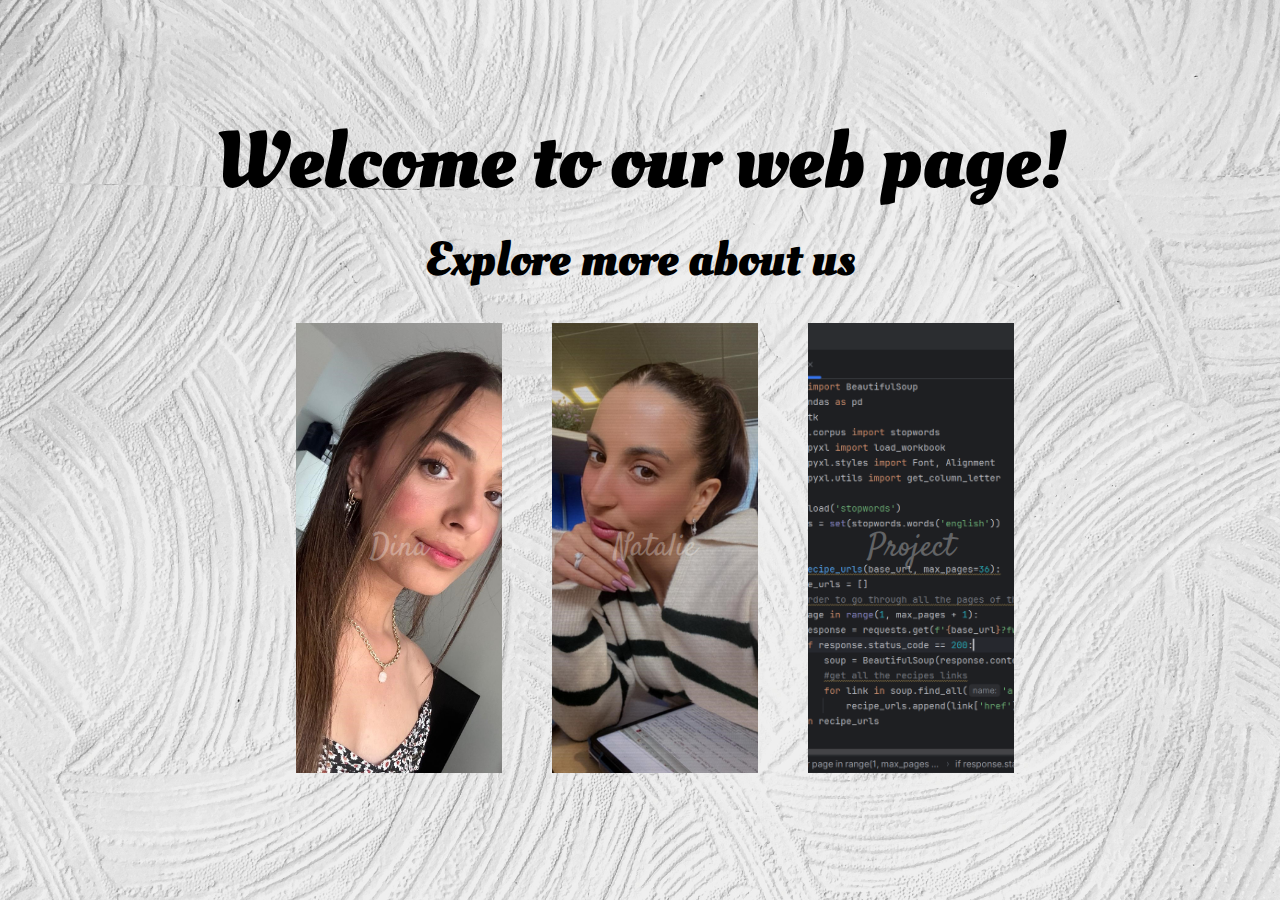
<file: index.html>
<!DOCTYPE html>
<html lang="en">
<head>
  <meta charset="UTF-8">
  <meta name="viewport" content="width=device-width, initial-scale=1.0">
  <title>Our page</title>
  <link rel="stylesheet" href="styles.css">
  <link href="https://fonts.googleapis.com/css2?family=Satisfy&display=swap" rel="stylesheet">
  <link href="https://fonts.googleapis.com/css2?family=DM+Serif+Display:ital@0;1&display=swap" rel="stylesheet">
  <link href="https://fonts.googleapis.com/css2?family=Sacramento&display=swap" rel="stylesheet">
  <link href="https://fonts.googleapis.com/css2?family=Oleo+Script:wght@400;700&family=Sacramento&display=swap" rel="stylesheet">
</head>
</head>
<body>
  <div class="background-div">
    <h1 class="title">Welcome to our web page!</h1>
    <h2 class="subtitle">Explore more about us</h2>
    <div class="dinaAndNatalie">
      <div class="rectangle dina">
        <a class="movingPage" href="dina.html">
          <p class="names">Dina</p>
        </a>
      </div>
      <div class="rectangle natalie">
        <a class="movingPage" href="natalie.html">
          <p class="names">Natalie</p>
        </a>
      </div>
      <div class="rectangle project">
        <a class="movingPage" href="proj.html">
          <p class="names">Project</p>
        </a>
      </div>
    </div>
  </div>
</body>
</html>
</file>
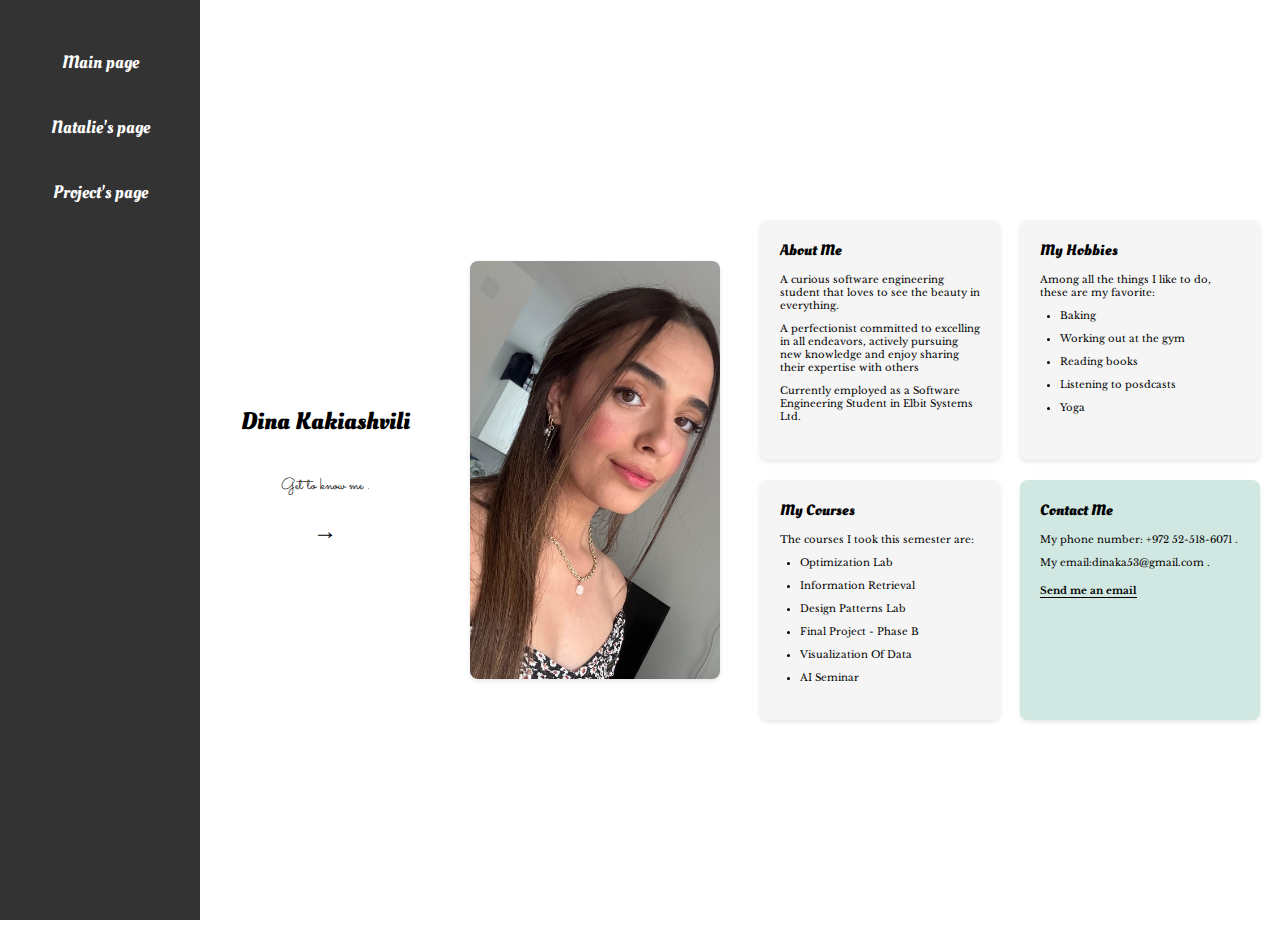
<file: dina.html>
<!DOCTYPE html>
<html lang="en">
<head>
    <meta charset="UTF-8">
    <meta name="viewport" content="width=device-width, initial-scale=1">
    <title>Resume Layout</title>
    <link href="https://fonts.googleapis.com/css2?family=Oleo+Script:wght@400;700&family=Sacramento&display=swap" rel="stylesheet">
    <link rel="stylesheet" href="styles.css">
    <link href="https://fonts.googleapis.com/css2?family=Libre+Baskerville:ital,wght@0,400;0,700;1,400&display=swap" rel="stylesheet">
</head>
    <link href="https://fonts.googleapis.com/css2?family=Lato:ital,wght@0,100;0,300;0,400;0,700;0,900;1,100;1,300;1,400;1,700;1,900&display=swap" rel="stylesheet">
</head>
<body>
  <div class="sidebar">
    <nav>
        <ul>
            <li><a href="./index.html">Main page</a></li>
            <li><a href="./natalie.html">Natalie's page</a></li>
            <li><a href="./proj.html">Project's page</a></li>
        </ul>
    </nav>
  </div>
    <div class="container">
        <div class="left-column"> 
            <h1>Dina Kakiashvili</h1>
            <p>Get to know me .</p>
            <div class="arrow">&rarr;</div>
        </div>
        <div class="pic-column">
          <img src="images/dina.jpg" alt="Your Image" class="profile-image">
        </div>
        <div class="right-column">
            <div class="card">
                <h2>About Me</h2>
                <p>A curious software engineering student that loves to see the beauty in everything.</p>
                <p>A perfectionist committed to excelling in all endeavors, actively pursuing new knowledge and enjoy sharing their expertise with others</p>
                <p>Currently employed as a Software Engineering Student in Elbit Systems Ltd.</p>
                
            </div>
            <div class="card">
                <h2>My Hobbies</h2>
                <p>Among all the things I like to do, these are my favorite:</p>
                <ul>
                    <li><p>Baking</p>
                    <li><p>Working out at the gym</p>
                    <li><p>Reading books</p>
                    <li><p>Listening to posdcasts</p>
                    <li><p>Yoga</p>
                </ul>
               
            </div>
            <div class="card">
                <h2>My Courses</h2>
                <p>The courses I took this semester are:</p>
                <ul>
                    <li><a href="https://drive.google.com/uc?export=download&id=1zDy_nBHOGqbMOPr_YOSYGRPDeMuWYvnQ">Optimization Lab</a> </li>
                    <li><a href="https://drive.google.com/uc?export=download&id=1k_PZr-k2WaZkAxbElHvpl4GFjaLVqUOe">Information Retrieval</a> </li>
                    <li><a href="https://drive.google.com/uc?export=download&id=1qETSHayBvaJzZX-P9-UcIQZJsBhqSfZV">Design Patterns Lab</a> </li>
                    <li><a href="https://drive.google.com/uc?export=download&id=1ruOaLKFv0z067UuYLv0BjygtyjEeUvJI">Final Project - Phase B</a> </li>
                    <li><a href="https://drive.google.com/uc?export=download&id=1qDZ2FSNhYYEHsIO37iae5OyehW18CqYW">Visualization Of Data</a> </li>
                    <li><a href="https://drive.google.com/uc?export=download&id=1e4feW2JLD6ou_q59F6eZFltqldczfcgT">AI Seminar</a> </li>    
                </ul>
                
            </div>
            <div class="card contact-card">
                <h2>Contact Me</h2>
                <p>My phone number: +972 52-518-6071 .</p>
                <p>My email:dinaka53@gmail.com .</p>
                <a href="https://mail.google.com/mail/?view=cm&fs=1&to=dinaka53@gmail.com&su=Hello&body=I%20would%20like%20to%20connect%20with%20you." target="_blank" class="view-more">Send me an email</a>
            </div>
        </div>
    </div>
</body>
</html>
</file>
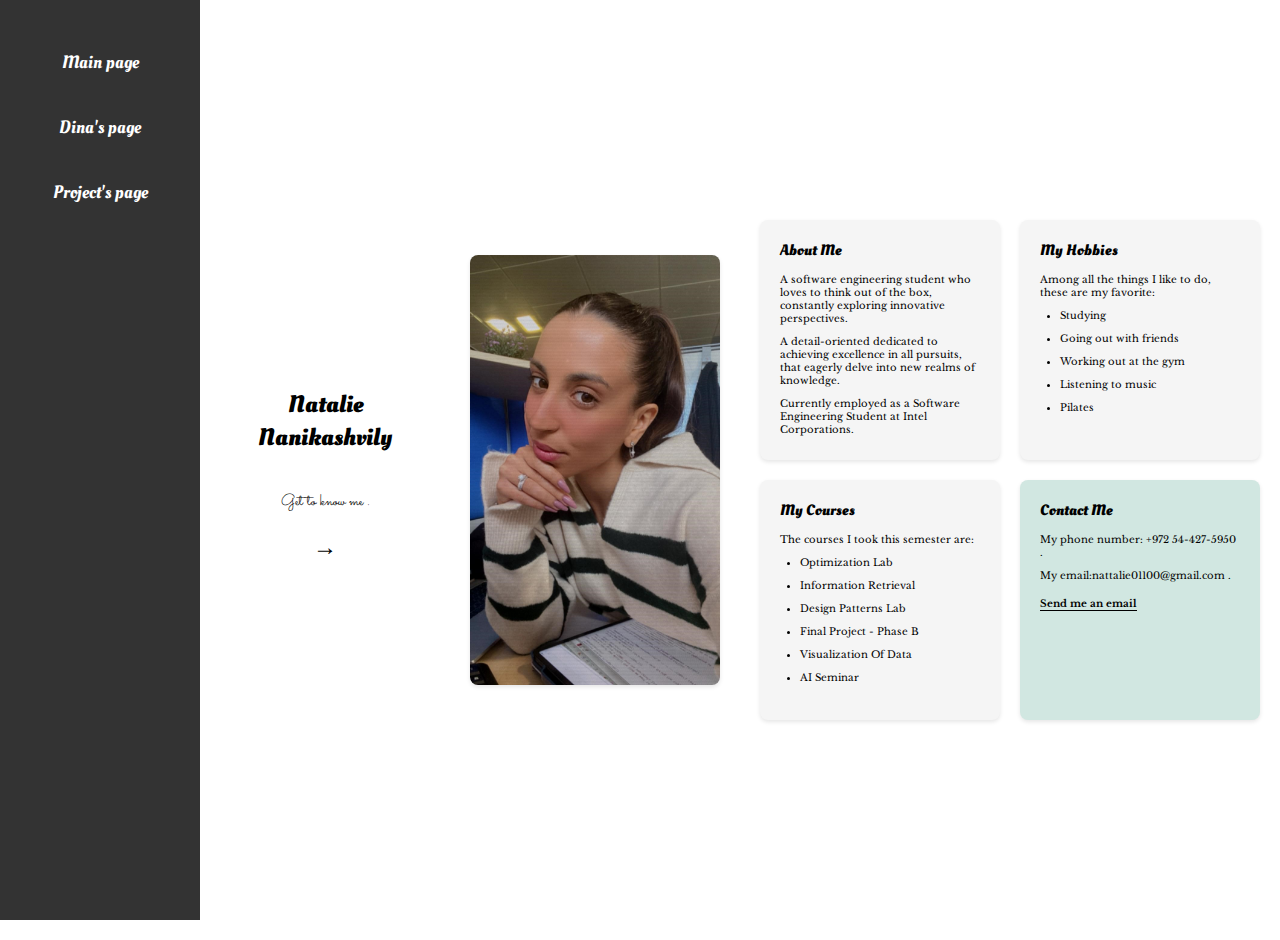
<file: natalie.html>
<!DOCTYPE html>
<html lang="en">
<head>
    <meta charset="UTF-8">
    <meta name="viewport" content="width=device-width, initial-scale=1.0">
    <title>Resume Layout</title>
    <link href="https://fonts.googleapis.com/css2?family=Oleo+Script:wght@400;700&family=Sacramento&display=swap" rel="stylesheet">
    <link rel="stylesheet" href="styles.css">
    <link href="https://fonts.googleapis.com/css2?family=Libre+Baskerville:ital,wght@0,400;0,700;1,400&display=swap" rel="stylesheet">
</head>
<body>
  <div class="sidebar">
    <nav>
        <ul>
            <li><a href="./index.html">Main page</a></li>
            <li><a href="./dina.html">Dina's page</a></li>
            <li><a href="./proj.html">Project's page</a></li>
        </ul>
    </nav>
  </div>
    <div class="container">
        <div class="left-column"> 
            <h1>Natalie Nanikashvily</h1>
            <p>Get to know me .</p>
            <div class="arrow">&rarr;</div>
        </div>
        <div class="pic-column">
          <img src="images/natalie.jpg" alt="Your Image" class="profile-image">
        </div>
        <div class="right-column">
            <div class="card">
                <h2>About Me</h2>
                <p>A software engineering student who loves to think out of the box, constantly exploring innovative perspectives.</p>
                <p> A detail-oriented dedicated to achieving excellence in all pursuits, that eagerly delve into new realms of knowledge.</p>
                <p>Currently employed as a Software Engineering Student at Intel Corporations.</p>
                
            </div>
            <div class="card">
                <h2>My Hobbies</h2>
                <p>Among all the things I like to do, these are my favorite:</p>
                <ul>
                    <li><p>Studying</p>
                    <li><p>Going out with friends</p>
                    <li><p>Working out at the gym</p>
                    <li><p>Listening to music</p>
                    <li><p>Pilates</p>
                </ul>
               
            </div>
            <div class="card">
                <h2>My Courses</h2>
                <p>The courses I took this semester are:</p>
                <ul>
                    <li><a href="https://drive.google.com/uc?export=download&id=1zDy_nBHOGqbMOPr_YOSYGRPDeMuWYvnQ">Optimization Lab</a> </li>
                    <li><a href="https://drive.google.com/uc?export=download&id=1k_PZr-k2WaZkAxbElHvpl4GFjaLVqUOe">Information Retrieval</a> </li>
                    <li><a href="https://drive.google.com/uc?export=download&id=1qETSHayBvaJzZX-P9-UcIQZJsBhqSfZV">Design Patterns Lab</a> </li>
                    <li><a href="https://drive.google.com/uc?export=download&id=1ruOaLKFv0z067UuYLv0BjygtyjEeUvJI">Final Project - Phase B</a> </li>
                    <li><a href="https://drive.google.com/uc?export=download&id=1qDZ2FSNhYYEHsIO37iae5OyehW18CqYW">Visualization Of Data</a> </li>
                    <li><a href="https://drive.google.com/uc?export=download&id=1e4feW2JLD6ou_q59F6eZFltqldczfcgT">AI Seminar</a> </li>    
                </ul>
                
            </div>
            <div class="card contact-card">
                <h2>Contact Me</h2>
                <p>My phone number: +972 54-427-5950 .</p>
                <p>My email:nattalie01100@gmail.com .</p>
                <a href="https://mail.google.com/mail/?view=cm&fs=1&to=nattalie01100@gmail.com&su=Hello&body=I%20would%20like%20to%20connect%20with%20you." target="_blank" class="view-more">Send me an email</a>
                
            </div>
        </div>
    </div>
</body>
</html>
</file>
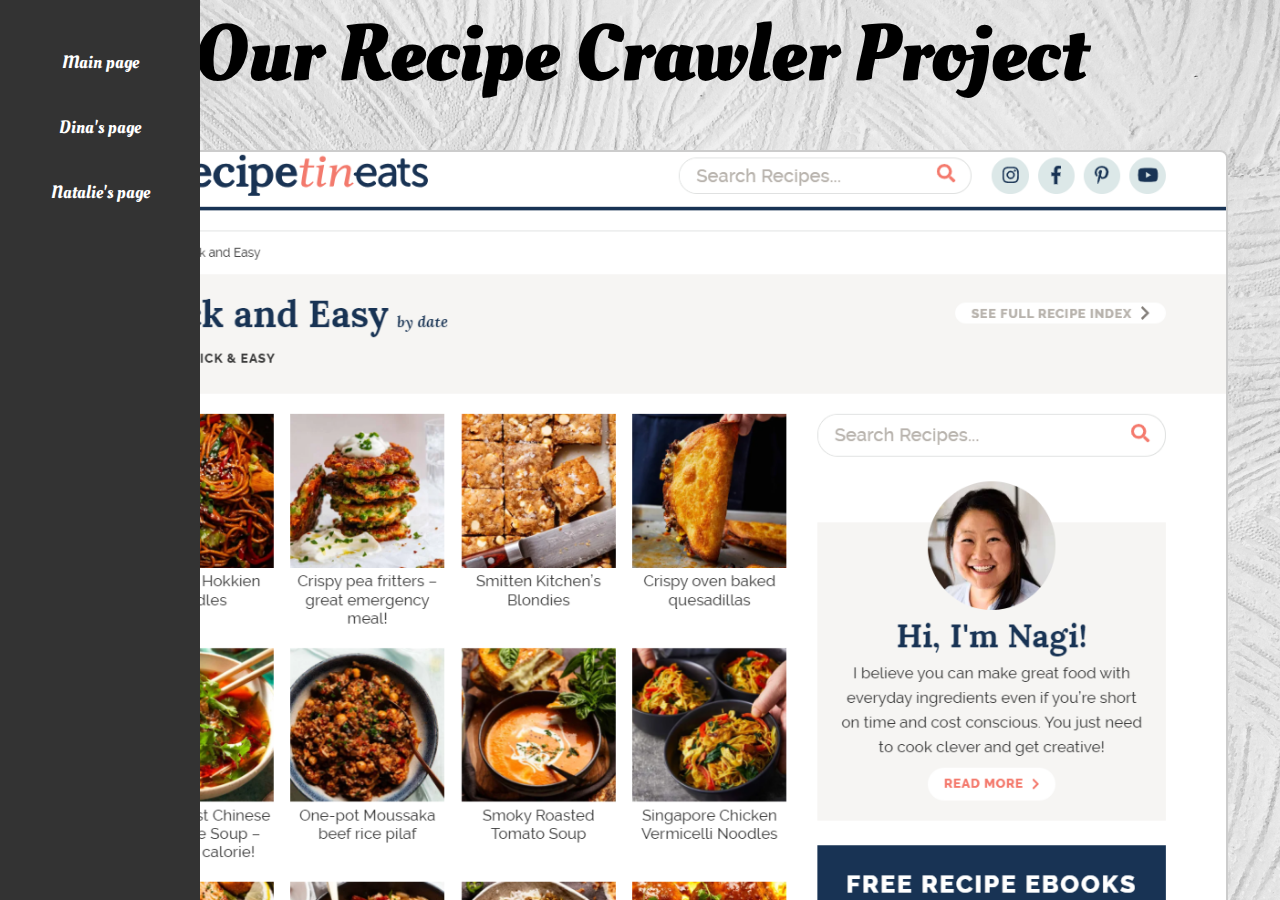
<file: proj.html>
<!DOCTYPE html>
<html lang="en">
<head>
    <meta charset="UTF-8">
    <meta name="viewport" content="width=device-width, initial-scale=1.0">
    <title>Information Retrieval Project</title>
    <link href="https://fonts.googleapis.com/css2?family=Oleo+Script:wght@400;700&family=Sacramento&display=swap" rel="stylesheet">
    <link rel="stylesheet" href="styles.css">
    <link href="https://fonts.googleapis.com/css2?family=Libre+Baskerville:ital,wght@0,400;0,700;1,400&display=swap" rel="stylesheet">
</head>
<body>
    <div class="background-div2">
        <div class="sidebar">
            <nav>
                <ul>
                    <li><a href="./index.html">Main page</a></li>
                    <li><a href="./dina.html">Dina's page</a></li>
                    <li><a href="./natalie.html">Natalie's page</a></li>
                </ul>
            </nav>
          </div>
        <h1 class="title">Our Recipe Crawler Project</h1>
  
        <div class="gallery">
            <img src="images/website.PNG" alt="recipe website">
            <img src="images/HW1.PNG" alt="HW1 questions">
            <img src="images/crawlerPartA.PNG" alt="crawler explaination">
            <img src="images/crawlerPartB.PNG" alt="crawler explaination">
            <img src="images/a.PNG" alt="Image 1">
            <img src="images/b.PNG" alt="Image 2">
            <img src="images/invertedIndex.PNG" alt="inverted Index">
            <img src="images/tfIDF.PNG" alt="tf-idf">
            <img src="images/c.PNG" alt="Image 3">
            <img src="images/d.PNG" alt="Image 4">
            <img src="images/e.PNG" alt="Image 5">
            <img src="images/recallAndPrecision.PNG" alt="recall AndP recision">
        </div>
    </div>
</body>
</html>
</file>
<file: styles.css>
.background-div {
  height: 100vh;                 /* Full viewport height */
  width: 100vw;                  /* Full viewport width */
  background-image: url('images/bg.jpg'); /* Path to the background image */
  background-size: cover;        /* Make the background image cover the entire div */
  background-position: center;   /* Center the background image */
  background-repeat: no-repeat;  /* Prevent background image from repeating */
  color: black;                  
  display: flex;                 
  justify-content: center;       
  align-items: center; 
  font-family: 'DM Serif Display', serif;
  flex-direction: column;
  margin: 0;
  padding: 0;   
}


.background-div2 {
  width: 100vw;
  background-image: url('images/bg.jpg');
  background-size: cover;
  background-position: center;
  background-repeat: no-repeat;
  background-attachment: fixed; /* Keeps the background fixed while scrolling */
  color: black;
  font-family: 'DM Serif Display', serif;
  padding: 0;
  overflow-y: auto; /* Enable vertical scrolling */
  text-align: center;
}

.dinaAndNatalie {
  display: flex;
  justify-content: space-between;
  align-items: center;
  width: 60vw;  /* Width set to 80% of the viewport width */
  margin: 20px 0; /* Margin for spacing */
}

.rectangle{
  width: 100vw;   
  height: 50vh;  
  background-color: lightblue;
  margin: 0 40px; 
  display: flex;  /* Use Flexbox */
  justify-content: center; /* Center content horizontally */
  align-items: center;  /* Center content vertically */
  font-family: 'Satisfy', cursive;
  font-size: 2em;
  color: white;
  opacity:1;
  transition: transform 0.5s, opacity 0.5s;
  margin-right:10px;
}

.rectangle:hover {
  transform: scale(1.1);
  opacity:0.8;
  cursor: pointer;
}

.names{
  opacity:0.3;
  size: 100%;
}



.subtitle {
  margin-bottom: 10px;
  margin-top: 0;
  font-family: 'Oleo Script', cursive;
  font-size:3em;
}

.title{
  margin-bottom: 10px;
  margin-top: 0;
  font-family: 'Oleo Script', cursive;
  font-size:5em;
}

.rectangle.dina{
  background-image: url('images/dina.jpg');
  background-size: cover;  
  background-position: center;
}


.rectangle.natalie{
  background-image: url('images/natalie.jpg');
  background-size: cover;  
  background-position: center;
}

.rectangle.project{
  background-image: url('images/project.PNG');
  background-size: cover;  
  background-position: center;
}
.movingPage{
  color: white;
  text-decoration: none;
  width:100%;
  height:100%;
  display: flex;
  justify-content: center;
  align-items: center;
  transition:color 0.5s, font-size 0.5s, opacity 0.5s ease;
}

.movingPage:hover{
  color:rgb(0, 255, 217);
  font-size: 2em;  
}

.movingPage:hover .names {
  opacity: 1;
}


body {
  font-family: 'Sacramento', cursive;
  margin: 0;
  padding: 0;
  box-sizing: border-box;
  display: flex;
  height: 100vh;
}

.sidebar {
  width: 50px; /* Initial width to show a small part or handle */
  background-color: #333;
  color: white;
  height: 100vh;
  position: fixed;
  top: 0;
  left: 0; /* Align the sidebar to the left */
  display: flex;
  flex-direction: column;
  align-items: center;
  padding-top: 20px;
  transition: width 0.3s ease; /* Smooth transition when hovering */
  overflow: hidden; /* Hide the content that overflows */
}

.sidebar:hover {
  width: 200px; /* Expand the sidebar to full width on hover */
}

.sidebar nav ul {
  list-style-type: none;
  padding: 0;
  width: 100%;
  display: none; /* Hide the list initially */
}

.sidebar:hover nav ul {
  display: block; /* Show the list when hovering over the sidebar */
}

.sidebar nav ul li {
  margin: 20px 0;
  width: 100%;
  text-align: center;
}

.sidebar nav ul li a {
  color: white;
  text-decoration: none;
  font-size: 18px;
  font-family: 'Oleo Script', cursive;
  display: block;
  padding: 10px 20px;
  transition: background 0.3s, color 0.3s;
}

.sidebar nav ul li a:hover {
  background-color: #444;
  color: #ecf0f1;
}



.container {
  display: grid;
  grid-template-columns: 1fr 1fr 2fr;
  grid-template-rows: auto;
  gap: 20px;
  max-width: 1200px;
  margin: 0 auto;
  padding: 20px;
  padding-left: 220px; 
  height: 100vh; 
  align-items: center; 
}

.left-column {
  display: flex;
  flex-direction: column;
  justify-content: center;
  align-items: center; /* Center horizontally */
  grid-column: 1 / 2;
  text-align: center; /* Center text */
}

.pic-column {
  padding: 20px;
  display: flex;
  justify-content: center;
  align-items: center;
  grid-column: 2 / 3;
}

.profile-image {
  width: 250px;
  height: auto;
  max-width: 300px;
  border-radius: 8px;
  box-shadow: 0 2px 4px rgba(0, 0, 0, 0.1);
}

.left-column h1 {
  font-family: 'Oleo Script', cursive;
  font-size: 24px;
  margin-bottom: 20px;
}

.left-column p {
  font-size: 16px;
  margin-bottom: 20px;
}

.arrow {
  font-size: 24px;
}

.right-column {
  display: grid;
  grid-template-columns: repeat(2, 1fr);
  gap: 20px;
  grid-column: 3 / 4;
}

.card {
  background-color: #f5f5f5;
  padding: 20px;
  border-radius: 8px;
  text-align: left;
  box-shadow: 0 2px 4px rgba(0, 0, 0, 0.1);
  transition: transform 0.3s;
  width:200px;
  height:200px;
}

.card:hover {
  transform: translateY(-5px);
}

.contact-card {
  background-color: #d1e7e1;
}

.card h2 {
  font-family: 'Oleo Script', cursive;
  margin-top: 0;
  font-size: 15px;
}

.card p, .card ul, .card a {
  font-size: 10px;
  font-family: 'Libre Baskerville', serif;
}

.card ul {
  list-style-type: disc;
  padding-left: 20px;
}

.card a {
  text-decoration: none;
  color: black;
  transition: font-size 0.5s ease, opacity 0.5s ease;
}

.card a:hover {
  font-size: 16px;
  opacity: 0.7;
}

.card li {
  margin: 10px 0;
}

.view-more {
  text-decoration: none;
  font-weight: bold;
  color: black;
  border-bottom: 1px solid black;
}

.view-more:hover {
  color: gray;
  border-bottom: 1px solid gray;
}

.gallery {
  display: block; /* Ensure each image is treated as a block element */
  width: 100%; /* Make sure the gallery takes the full width */
  padding: 10px; /* Optional padding for the gallery */
}

.gallery img {
  display: block; /* Make sure each image is on its own line */
  margin: 20px auto; /* Center the images horizontally */
  width: auto; /* Maintain the natural width of the image */
  max-width: 90%; /* Ensure images don't exceed the viewport width */
  height: auto; /* Maintain the aspect ratio */
  border: 2px solid #ccc;
  border-radius: 8px;
  transition: transform 0.3s ease;
}

.gallery img:hover {
  transform: scale(1.05);
}
</file>
